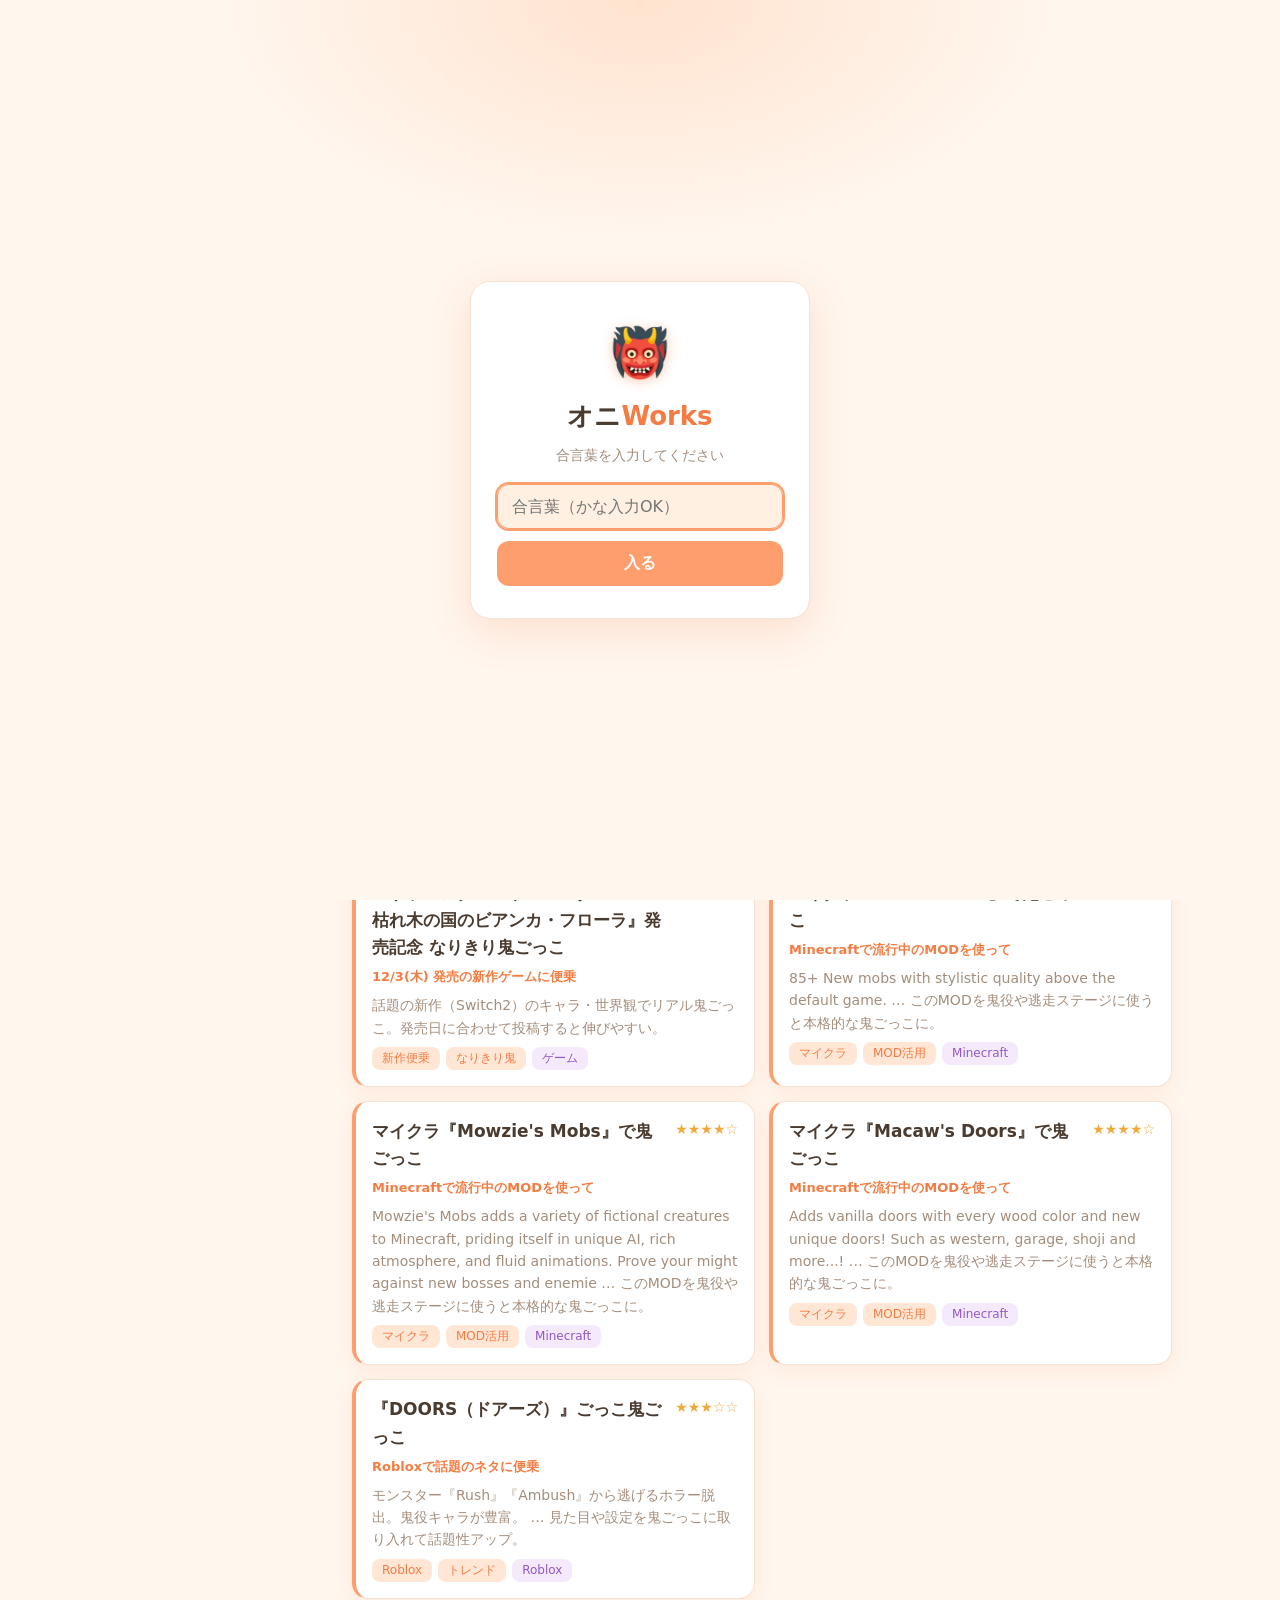
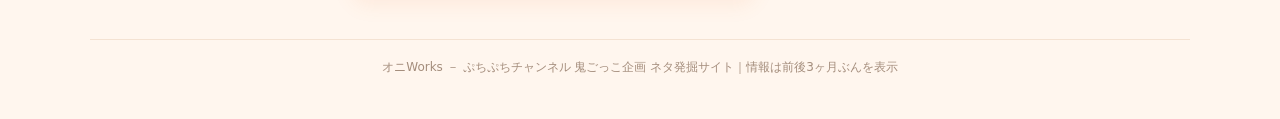
<file: index.html>
<!DOCTYPE html>
<html lang="ja">
<head>
  <meta charset="UTF-8">
  <meta name="viewport" content="width=device-width, initial-scale=1.0">
  <title>オニWorks｜鬼ごっこネタ発掘サイト</title>
  <meta name="description" content="ぷちぷちチャンネルの鬼ごっこ企画ネタを、映画・ゲーム・Minecraft・Roblox・ミームのトレンドから自動収集・提案するサイト">
  <link rel="stylesheet" href="assets/css/style.css?v=16">
</head>
<body>
  <header class="header">
    <div class="logo">
      <span class="mask">👹</span>
      <h1>オニ<b>Works</b></h1>
      <span class="tag">鬼ごっこネタ発掘</span>
    </div>
    <div class="spacer"></div>
    <div id="status">読み込み中…</div>
  </header>

  <div class="layout">
    <nav class="nav">
      <button class="nav-item" data-view="home"><span class="ic">🔥</span><span class="label">おすすめネタ</span></button>
      <button class="nav-item" data-view="movies"><span class="ic">🎬</span><span class="label">映画</span></button>
      <button class="nav-item" data-view="kinro"><span class="ic">📺</span><span class="label">金曜ロードショー</span></button>
      <button class="nav-item" data-view="games"><span class="ic">🎮</span><span class="label">ゲーム発売</span></button>
      <button class="nav-item" data-view="minecraft"><span class="ic">⛏️</span><span class="label">Minecraft</span></button>
      <button class="nav-item" data-view="roblox"><span class="ic">🟦</span><span class="label">Roblox</span></button>
      <button class="nav-item" data-view="meme"><span class="ic">😂</span><span class="label">ミーム</span></button>
      <button class="nav-item" data-view="youtube"><span class="ic">📹</span><span class="label">YouTube</span></button>
    </nav>

    <main id="view"><!-- ここに各ビューが描画されます --></main>
  </div>

  <footer class="footer">
    オニWorks － ぷちぷちチャンネル 鬼ごっこ企画 ネタ発掘サイト｜情報は前後3ヶ月ぶんを表示
  </footer>

  <script src="assets/js/config.js"></script>
  <script src="assets/js/gate.js?v=16"></script>
  <script src="assets/js/data.js?v=16"></script>
  <script src="assets/js/app.js?v=16"></script>
</body>
</html>
</file>
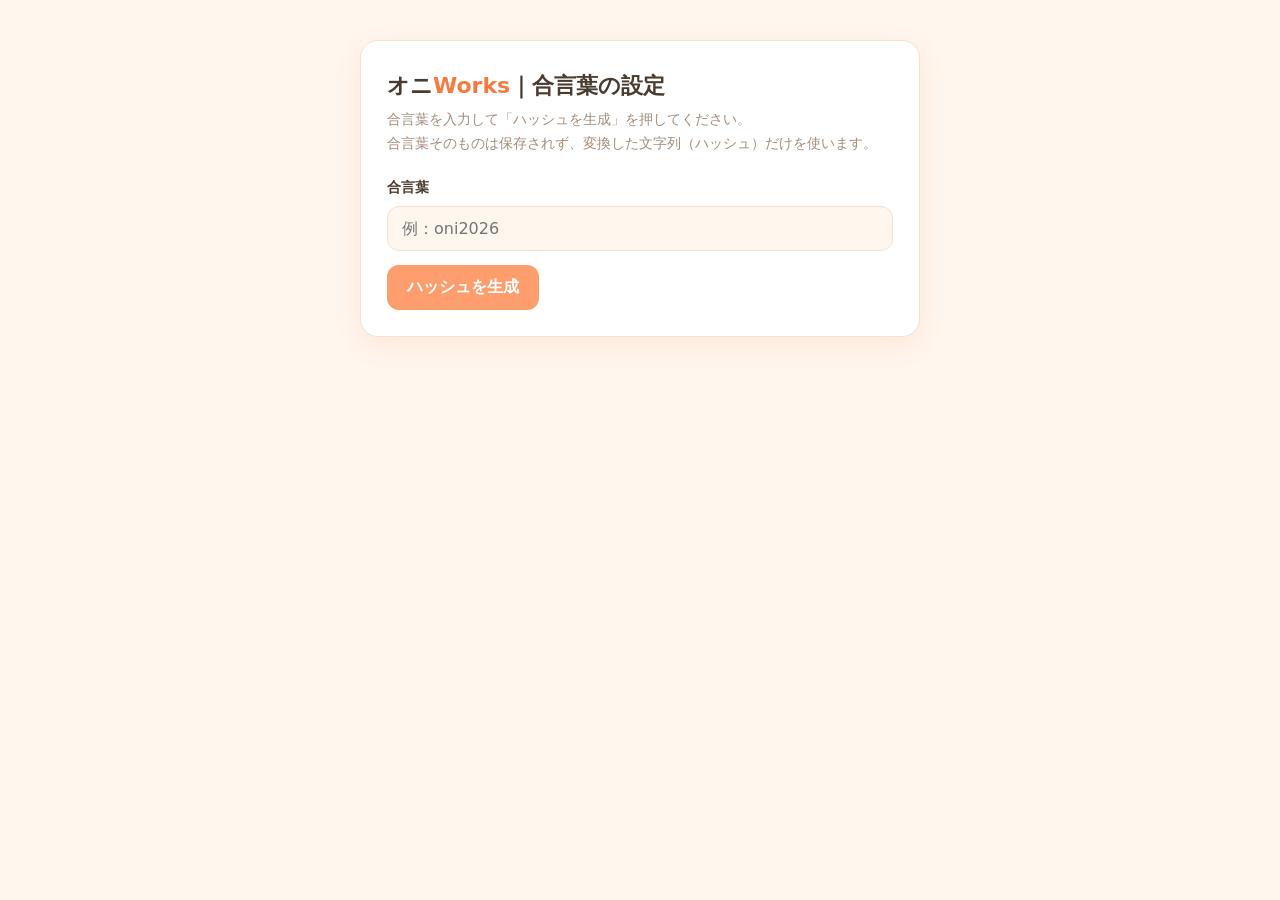
<file: setpass.html>
<!DOCTYPE html>
<html lang="ja">
<head>
  <meta charset="UTF-8">
  <meta name="viewport" content="width=device-width, initial-scale=1.0">
  <title>合言葉の設定｜オニWorks</title>
  <style>
    :root { --oni:#ff9e6d; --oni-strong:#f47c43; --bg:#fff6ee; --panel:#fff; --line:#f4e2d2; --text:#4a3b30; --muted:#a48d7c; }
    body { margin:0; background:var(--bg); color:var(--text); font-family:"Hiragino Maru Gothic ProN","Yu Gothic","Meiryo",system-ui,sans-serif; line-height:1.7; }
    .wrap { max-width:560px; margin:40px auto; padding:0 18px; }
    .card { background:var(--panel); border:1px solid var(--line); border-radius:18px; padding:26px; box-shadow:0 8px 26px rgba(244,124,67,.12); }
    h1 { font-size:22px; margin:0 0 4px; } h1 b{ color:var(--oni-strong);}
    .sub { color:var(--muted); font-size:14px; margin:0 0 20px; }
    label { font-weight:700; font-size:14px; display:block; margin-bottom:6px; }
    input { width:100%; box-sizing:border-box; font-size:16px; font-family:inherit; padding:12px 14px; border:1px solid var(--line); border-radius:12px; background:var(--bg); color:var(--text); }
    input:focus { outline:2px solid var(--oni); border-color:var(--oni); }
    button { margin-top:14px; font-size:16px; font-weight:700; font-family:inherit; padding:12px 20px; border:0; border-radius:12px; background:var(--oni); color:#fff; cursor:pointer; }
    button:hover { background:var(--oni-strong); }
    .out { margin-top:22px; display:none; }
    .out.show { display:block; }
    .code { background:#2c2320; color:#ffd9c2; padding:14px; border-radius:12px; font-family:Consolas,monospace; font-size:14px; word-break:break-all; }
    .steps { font-size:14px; color:var(--text); background:#fff3e9; border-radius:12px; padding:16px 18px; margin-top:16px; }
    .steps li { margin:6px 0; }
    .copied { color:var(--oni-strong); font-size:13px; margin-left:10px; }
    a { color:var(--oni-strong); }
  </style>
</head>
<body>
  <div class="wrap">
    <div class="card">
      <h1>オニ<b>Works</b>｜合言葉の設定</h1>
      <p class="sub">合言葉を入力して「ハッシュを生成」を押してください。<br>合言葉そのものは保存されず、変換した文字列（ハッシュ）だけを使います。</p>

      <label for="pass">合言葉</label>
      <input id="pass" type="text" placeholder="例：oni2026" autocomplete="off">
      <button id="gen">ハッシュを生成</button>

      <div class="out" id="out">
        <label style="margin-top:20px;">① これをコピー（config.js に貼る1行）</label>
        <div class="code" id="line"></div>
        <button id="copy">この行をコピー</button><span class="copied" id="copied" hidden>コピーしました！</span>

        <div class="steps">
          <b>② サイトに反映する手順</b>
          <ol>
            <li>GitHubで <code>assets/js/config.js</code> を開く → 鉛筆(✏️)で編集</li>
            <li><code>PASS_HASH: ""</code> の行を、上でコピーした行に<b>置き換え</b></li>
            <li>「Commit changes」で保存</li>
            <li>数分後、サイトを開くと合言葉入力画面が出ます</li>
          </ol>
          解除したいときは <code>PASS_HASH: ""</code>（空）に戻せばOK。合言葉を変えたいときは、ここで作り直して置き換えてください。
        </div>
      </div>
    </div>
  </div>

  <script>
    async function sha256(s){
      // かな等でも一致するよう Unicode 正規化(NFC)してからハッシュ化
      const buf = await crypto.subtle.digest("SHA-256", new TextEncoder().encode(s.normalize("NFC")));
      return [...new Uint8Array(buf)].map(b=>b.toString(16).padStart(2,"0")).join("");
    }
    const pass = document.getElementById("pass");
    const out = document.getElementById("out");
    const line = document.getElementById("line");
    async function gen(){
      const v = pass.value.trim();
      if(!v){ pass.focus(); return; }
      const h = await sha256(v);
      line.textContent = `PASS_HASH: "${h}"`;
      out.classList.add("show");
      document.getElementById("copied").hidden = true;
    }
    document.getElementById("gen").addEventListener("click", gen);
    // IME変換中(かな変換の確定など)のEnterでは生成しない
    pass.addEventListener("keydown", e=>{ if(e.key==="Enter" && !e.isComposing && e.keyCode!==229) gen(); });
    document.getElementById("copy").addEventListener("click", ()=>{
      navigator.clipboard.writeText(line.textContent).then(()=>{
        document.getElementById("copied").hidden = false;
      });
    });
  </script>
</body>
</html>
</file>
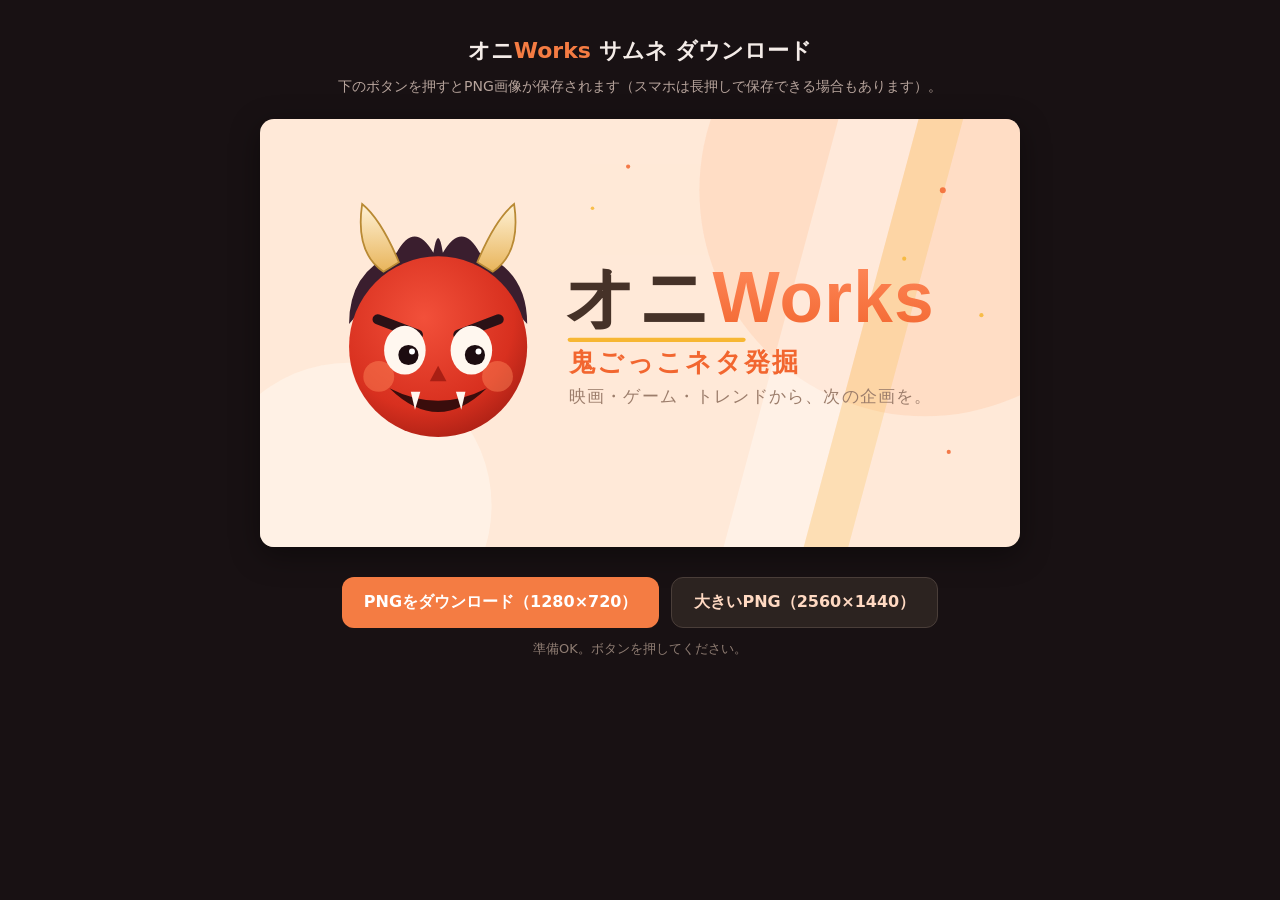
<file: thumb.html>
<!DOCTYPE html>
<html lang="ja">
<head>
  <meta charset="UTF-8">
  <meta name="viewport" content="width=device-width, initial-scale=1.0">
  <title>サムネのダウンロード｜オニWorks</title>
  <style>
    body { margin:0; background:#181113; color:#f4ece8; font-family:"Hiragino Maru Gothic ProN","Yu Gothic","Meiryo",system-ui,sans-serif; line-height:1.7; }
    .wrap { max-width:760px; margin:32px auto; padding:0 16px; text-align:center; }
    h1 { font-size:22px; margin:0 0 6px; } h1 b{ color:#f47c43; }
    p.sub { color:#b7a49c; font-size:14px; margin:0 0 20px; }
    .preview { width:100%; border-radius:14px; box-shadow:0 8px 30px rgba(0,0,0,.4); background:#120d0c; }
    .btns { display:flex; gap:12px; justify-content:center; flex-wrap:wrap; margin:22px 0 8px; }
    button { font-size:16px; font-weight:700; font-family:inherit; padding:14px 22px; border:0; border-radius:12px; background:#f47c43; color:#fff; cursor:pointer; }
    button.alt { background:#2c2320; color:#ffd9c2; border:1px solid #4a3e39; }
    button:hover { filter:brightness(1.08); }
    .note { color:#8f7d73; font-size:13px; margin-top:10px; }
  </style>
</head>
<body>
  <div class="wrap">
    <h1>オニ<b>Works</b> サムネ ダウンロード</h1>
    <p class="sub">下のボタンを押すとPNG画像が保存されます（スマホは長押しで保存できる場合もあります）。</p>
    <img id="preview" class="preview" alt="オニWorks サムネ">
    <div class="btns">
      <button id="dl1">PNGをダウンロード（1280×720）</button>
      <button id="dl2" class="alt">大きいPNG（2560×1440）</button>
    </div>
    <p class="note" id="note">読み込み中…</p>
  </div>

  <script>
    let svgText = "";
    const note = document.getElementById("note");
    async function load(){
      try {
        const res = await fetch("assets/oniworks-thumb.svg");
        svgText = await res.text();
        const dataUrl = "data:image/svg+xml;charset=utf-8," + encodeURIComponent(svgText);
        document.getElementById("preview").src = dataUrl;
        note.textContent = "準備OK。ボタンを押してください。";
      } catch (e) { note.textContent = "画像の読み込みに失敗しました: " + e; }
    }
    function render(scale){
      return new Promise((resolve, reject) => {
        const img = new Image();
        img.onload = () => {
          const c = document.createElement("canvas");
          c.width = 1280 * scale; c.height = 720 * scale;
          const ctx = c.getContext("2d");
          ctx.fillStyle = "#120d0c"; ctx.fillRect(0,0,c.width,c.height);
          ctx.drawImage(img, 0, 0, c.width, c.height);
          c.toBlob((b) => b ? resolve(b) : reject("blob失敗"), "image/png");
        };
        img.onerror = () => reject("描画失敗");
        img.src = "data:image/svg+xml;charset=utf-8," + encodeURIComponent(svgText);
      });
    }
    async function download(scale){
      note.textContent = "生成中…";
      try {
        const blob = await render(scale);
        const a = document.createElement("a");
        a.href = URL.createObjectURL(blob);
        a.download = "oniworks-thumb" + (scale>1 ? "-2x" : "") + ".png";
        document.body.appendChild(a); a.click(); a.remove();
        setTimeout(()=>URL.revokeObjectURL(a.href), 4000);
        note.textContent = "ダウンロードしました！（保存先フォルダをご確認ください）";
      } catch (e) { note.textContent = "失敗: " + e; }
    }
    document.getElementById("dl1").addEventListener("click", ()=>download(1));
    document.getElementById("dl2").addEventListener("click", ()=>download(2));
    load();
  </script>
</body>
</html>
</file>
<file: assets/css/style.css>
:root {
  --bg: #fff6ee;          /* パステルオレンジの背景 */
  --bg2: #fff0e2;
  --panel: #ffffff;       /* カード */
  --panel2: #fff3e9;
  --line: #f4e2d2;
  --text: #4a3b30;        /* 温かいダークグレー */
  --muted: #a48d7c;
  --oni: #ff9e6d;         /* パステルオレンジ（主役） */
  --oni-strong: #f47c43;  /* 少し濃いオレンジ（見出し・強調） */
  --oni-soft: #ffe6d5;    /* 薄オレンジ（背景アクセント） */
  --gold: #f0a93d;
  --blue: #6bb2e8;
  --green: #74c98a;
  --purple: #c493e6;
  --radius: 16px;
  --shadow: 0 6px 20px rgba(244, 124, 67, .10);
}
* { box-sizing: border-box; }
html, body { margin: 0; padding: 0; }
body {
  background:
    radial-gradient(900px 500px at 90% -10%, #ffe9d6 0%, rgba(255,246,238,0) 60%),
    var(--bg);
  background-attachment: fixed;
  color: var(--text);
  font-family: "Hiragino Maru Gothic ProN", "Hiragino Kaku Gothic ProN", "Yu Gothic", "Meiryo", system-ui, sans-serif;
  line-height: 1.6;
  -webkit-font-smoothing: antialiased;
}
a { color: var(--oni-strong); text-decoration: none; }
a:hover { text-decoration: underline; }
img { max-width: 100%; }

/* ---------- ヘッダー ---------- */
.header {
  position: sticky; top: 0; z-index: 20;
  display: flex; align-items: center; gap: 14px;
  padding: 14px 22px;
  background: rgba(255, 246, 238, .9);
  backdrop-filter: blur(10px);
  border-bottom: 1px solid var(--line);
}
.logo { display: flex; align-items: center; gap: 10px; }
.logo .mask { font-size: 30px; filter: drop-shadow(0 2px 4px rgba(244,124,67,.35)); }
.logo h1 { font-size: 22px; margin: 0; letter-spacing: .5px; color: var(--text); }
.logo h1 b { color: var(--oni-strong); }
.logo .tag { color: var(--muted); font-size: 12px; margin-left: 4px; }
.header .spacer { flex: 1; }
#status { font-size: 12px; color: var(--oni-strong); padding: 4px 12px; border: 1px solid var(--oni); border-radius: 999px; background: var(--oni-soft); }

/* ---------- レイアウト ---------- */
.layout { display: grid; grid-template-columns: 220px 1fr; gap: 24px; max-width: 1100px; margin: 22px auto; padding: 0 18px; }
.nav { position: sticky; top: 82px; align-self: start; display: flex; flex-direction: column; gap: 6px; }
.nav-item {
  display: flex; align-items: center; gap: 10px;
  background: transparent; color: var(--muted);
  border: 1px solid transparent; border-radius: 12px;
  padding: 10px 12px; font-size: 15px; cursor: pointer; text-align: left;
  font-family: inherit; transition: .15s;
}
.nav-item:hover { background: var(--panel); color: var(--text); box-shadow: var(--shadow); }
.nav-item.active { background: linear-gradient(90deg, var(--oni), #ffb98d); color: #fff; border-color: transparent; box-shadow: var(--shadow); font-weight: 700; }
.nav-item .ic { font-size: 18px; width: 22px; text-align: center; }

/* ---------- セクション ---------- */
.section-head { margin: 0 0 16px; }
.section-head h2 { margin: 0 0 4px; font-size: 24px; color: var(--oni-strong); }
.section-head .sub { margin: 0; color: var(--muted); font-size: 14px; }

.controls { display: flex; gap: 10px; flex-wrap: wrap; align-items: center; margin-bottom: 16px; }
.tabs { display: flex; gap: 8px; }
.tab { background: var(--panel); color: var(--muted); border: 1px solid var(--line); border-radius: 999px; padding: 6px 16px; cursor: pointer; font-family: inherit; font-size: 14px; }
.tab.active { background: var(--oni); color: #fff; border-color: var(--oni); font-weight: 700; }
.month-sel { font-family: inherit; font-size: 14px; padding: 6px 14px; border-radius: 999px; border: 1px solid var(--line); background: var(--panel); color: var(--text); cursor: pointer; }

.grid { display: grid; grid-template-columns: repeat(auto-fill, minmax(280px, 1fr)); gap: 14px; }
.list { display: flex; flex-direction: column; gap: 12px; }

/* ---------- カード ---------- */
.card { background: var(--panel); border: 1px solid var(--line); border-radius: var(--radius); padding: 16px; box-shadow: var(--shadow); }
.card h3 { margin: 0; font-size: 17px; color: var(--text); }
.card .body { color: var(--muted); font-size: 14px; margin: 8px 0 0; }
.card.past { opacity: .5; }

.card.row { display: flex; gap: 14px; align-items: stretch; }
.date-col { flex: 0 0 78px; text-align: center; display: flex; flex-direction: column; justify-content: center; }
.date-col .d { font-size: 18px; font-weight: 800; color: var(--oni-strong); }
.date-col .rel { font-size: 12px; color: var(--muted); margin-top: 2px; }
.thumb { flex: 0 0 auto; width: 60px; height: 60px; object-fit: cover; border-radius: 12px; background: var(--oni-soft); align-self: center; }
.thumb.tall { width: 54px; height: 78px; }
.main-col { flex: 1; min-width: 0; }
.title-line { display: flex; align-items: center; gap: 8px; flex-wrap: wrap; }
.overview { color: var(--muted); font-size: 13px; margin: 6px 0 0;
  display: -webkit-box; -webkit-line-clamp: 3; line-clamp: 3; -webkit-box-orient: vertical; overflow: hidden; }

/* アイデアカード */
.idea { border-left: 4px solid var(--oni); }
.idea-head { display: flex; justify-content: space-between; align-items: start; gap: 10px; }
.idea .stars { color: var(--gold); font-size: 14px; white-space: nowrap; }
.idea .hook { color: var(--oni-strong); font-size: 13px; font-weight: 700; margin: 6px 0 0; }
.idea .body { margin-top: 6px; }

/* トピック（Minecraft/Roblox/ミーム） */
.topic { display: flex; gap: 12px; }
.topic .thumb { width: 52px; height: 52px; }
.topic .tcontent { flex: 1; min-width: 0; }
.topic .tsub { font-size: 12px; color: var(--muted); margin-top: 2px; }
.topic .meta { display: flex; align-items: center; gap: 8px; margin-top: 8px; flex-wrap: wrap; }
.topic .upd { font-size: 12px; color: var(--muted); }

/* ---------- バッジ・チップ ---------- */
.badge { font-size: 11px; padding: 2px 9px; border-radius: 999px; background: var(--panel2); border: 1px solid var(--line); color: var(--muted); white-space: nowrap; }
.badge.now { background: var(--green); color: #0a3315; border: 0; font-weight: 700; }
.badge.soon { background: var(--gold); color: #4a3200; border: 0; font-weight: 700; }
.badge.metric { background: var(--oni-soft); color: var(--oni-strong); border-color: var(--oni); }
.chips { display: flex; flex-wrap: wrap; gap: 6px; margin-top: 8px; }
.chip { font-size: 12px; padding: 2px 10px; border-radius: 8px; background: var(--panel2); color: var(--muted); }
.chip.genre { background: #e8f2fc; color: #3f7cb0; }
.chip.platform { background: #e7f7ea; color: #3f9557; }
.chip.tag { background: var(--oni-soft); color: var(--oni-strong); }
.chip.src { background: #f4eafb; color: #9457c7; }

/* YouTube 動画カード */
.ytgrid { display: grid; grid-template-columns: repeat(auto-fill, minmax(260px, 1fr)); gap: 16px; }
.card.yt { padding: 0; overflow: hidden; display: block; color: inherit; transition: transform .12s, box-shadow .12s; }
.card.yt:hover { transform: translateY(-3px); box-shadow: 0 10px 26px rgba(244,124,67,.18); text-decoration: none; }
.card.yt .ytthumb { width: 100%; aspect-ratio: 16 / 9; object-fit: cover; display: block; background: var(--oni-soft); }
.card.yt .ytbody { padding: 12px 14px 14px; }
.card.yt h3 { font-size: 15px; line-height: 1.4; display: -webkit-box; -webkit-line-clamp: 2; line-clamp: 2; -webkit-box-orient: vertical; overflow: hidden; }
.card.yt .ytmeta { color: var(--muted); font-size: 12px; margin-top: 8px; }

.empty { color: var(--muted); padding: 30px; text-align: center; border: 1px dashed var(--line); border-radius: var(--radius); }

/* 合言葉ロック */
#gate { position: fixed; inset: 0; z-index: 9999;
  background: radial-gradient(700px 400px at 50% 0%, #ffe3cf 0%, var(--bg) 60%), var(--bg);
  display: flex; align-items: center; justify-content: center; padding: 20px; }
#gate .gate-box { background: var(--panel); border: 1px solid var(--line); border-radius: 20px;
  box-shadow: 0 12px 40px rgba(244,124,67,.18); padding: 32px 26px; text-align: center; width: 100%; max-width: 340px; }
#gate .gate-mask { font-size: 48px; filter: drop-shadow(0 2px 6px rgba(244,124,67,.4)); }
#gate h1 { margin: 6px 0 2px; font-size: 26px; color: var(--text); }
#gate h1 b { color: var(--oni-strong); }
#gate .gate-msg { color: var(--muted); font-size: 14px; margin: 6px 0 18px; }
#gate input { width: 100%; box-sizing: border-box; font-size: 16px; font-family: inherit;
  padding: 12px 14px; border: 1px solid var(--line); border-radius: 12px; background: var(--bg2); color: var(--text);
  ime-mode: active; /* 対応ブラウザではかな入力モードで開始 */ }
#gate input:focus { outline: 2px solid var(--oni); border-color: var(--oni); }
#gate button { width: 100%; margin-top: 12px; font-size: 16px; font-weight: 700; font-family: inherit;
  padding: 12px; border: 0; border-radius: 12px; background: var(--oni); color: #fff; cursor: pointer; }
#gate button:hover { background: var(--oni-strong); }
#gate .gate-err { color: #e23b2e; font-size: 13px; margin: 12px 0 0; }

/* ---------- フッター ---------- */
.footer { max-width: 1100px; margin: 40px auto 24px; padding: 18px; color: var(--muted); font-size: 12px; border-top: 1px solid var(--line); text-align: center; }

/* ---------- レスポンシブ ---------- */
@media (max-width: 760px) {
  .layout { grid-template-columns: 1fr; }
  .nav { position: static; flex-direction: row; overflow-x: auto; padding-bottom: 6px; }
  .nav-item { flex: 0 0 auto; }
  .nav-item span.label { display: none; }
  .nav-item .ic { font-size: 22px; }
  .card.row { gap: 10px; padding: 12px; }
  .date-col { flex: 0 0 52px; }
  .date-col .d { font-size: 15px; }
  .thumb { width: 46px; height: 46px; }
  .thumb.tall { width: 40px; height: 58px; }
  .card h3 { font-size: 15px; }
  .logo .tag { display: none; }
  .logo h1 { font-size: 19px; white-space: nowrap; }
  .header { padding: 12px 14px; gap: 8px; }
  #status { font-size: 11px; }
}
</file>
